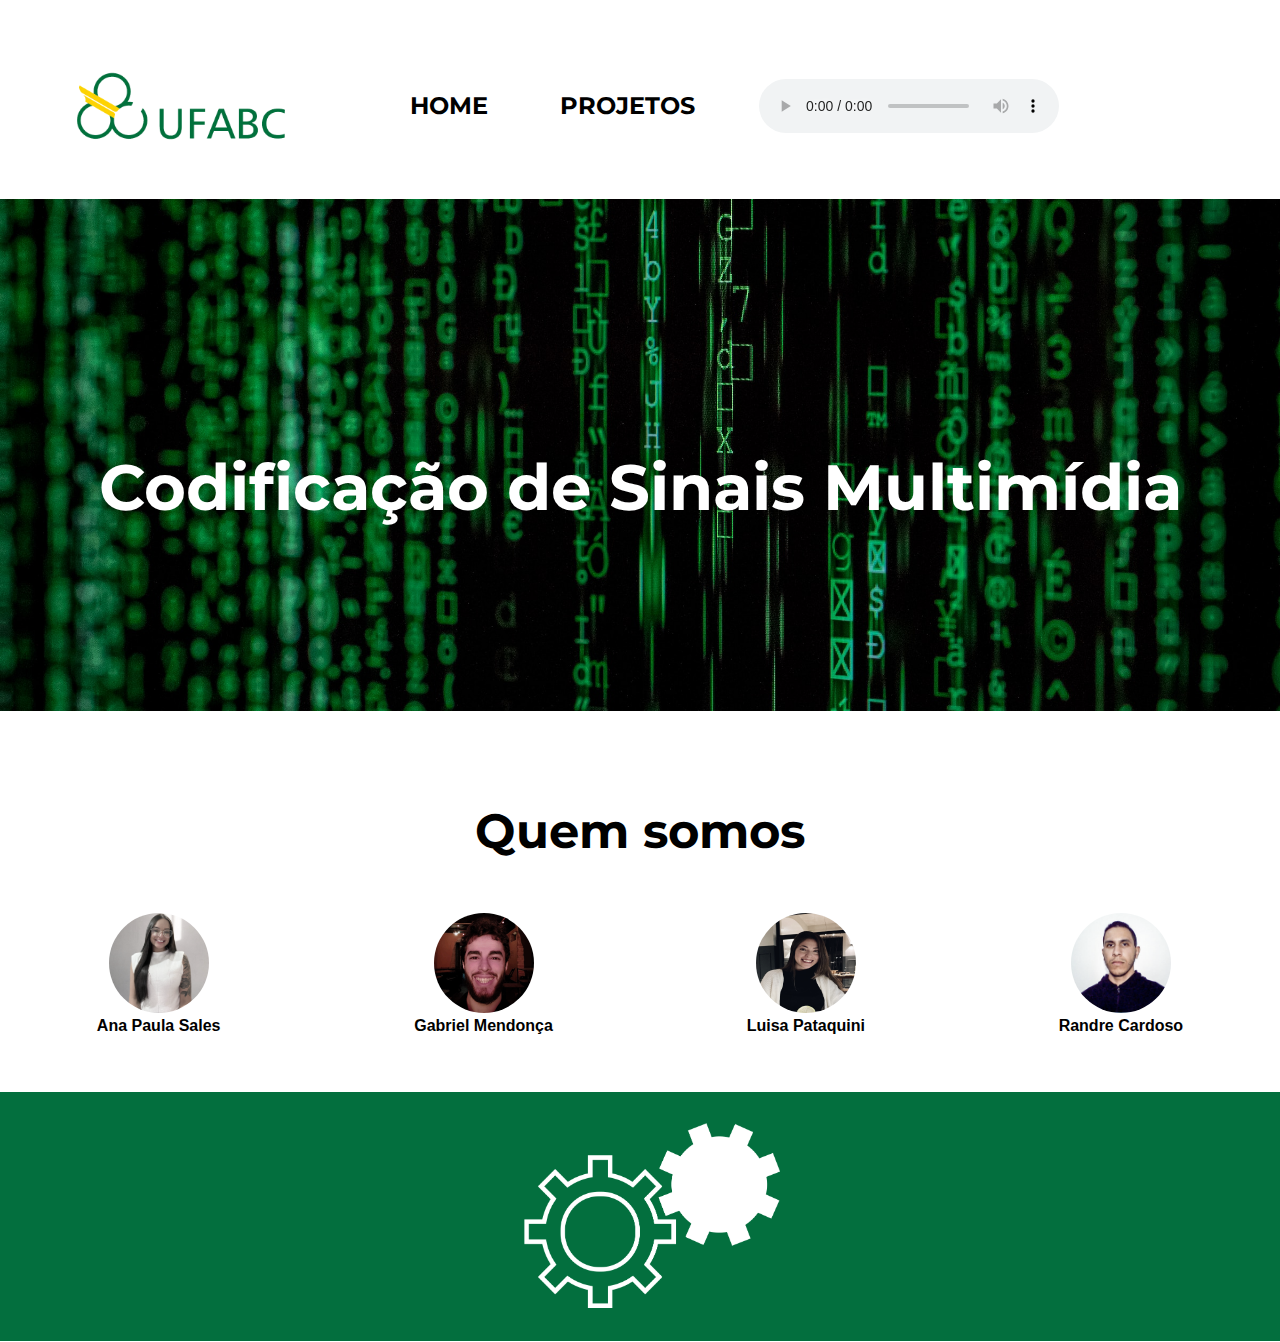
<file: index.html>
<!DOCTYPE html>
<html lang="en">
<head>
    <meta charset="UTF-8">
    <meta http-equiv="X-UA-Compatible" content="IE=edge">
    <meta name="viewport" content="width=device-width, initial-scale=1.0">
    <title> Página Codificação de Sinais Multimídia </title>
    <link rel="stylesheet" href="estilos/styles.css">
    <link rel="stylesheet" href="estilos/reset.css">
</head>
<header class="cabecalho">
    <div class="lista__paginas">
        <input type="checkbox" id="menu" class="lista__botao">
        <label for="menu">
            <span class="menu_hamburguer container__imagem"></span>
        </label>
            <ul id="lista__header" class="navegacao__lista">
                <li class="navegacao__abas abas__ajustadas"><a href="index.html">Home</a></li>
                <li class="navegacao__abas abas__ajustadas"><a href="projetos.html">projetos</a></li>
                <audio controls>
                  <source src="https://od.lk/s/M18yOTQ3NDY4MjVf/PagInicial.mp3" type="audio/mpeg">
                </audio>
            </ul>
            <img id="id__logo" class="logo" src="assets/ufabc.png" alt="Logo New Ways">
        </div>
</header>
<body>
    <section class="banner">
        <div class="titulo">
            <h1 class="titulo__texto">Codificação de Sinais Multimídia</h1>
        </div>  
       </section>
       <section class="sobre">
        <h2 class="subtitulo">Quem somos</h2>
        <div class="image-container">
            <a href="ana.html">
              <div class="circle">
                <img src="assets/Ana Paula.jpeg" alt="Image 1">
              </div>
              <span>Ana Paula Sales</span>
            </a>
            <a href="gabs.html">
                <div class="circle">
                  <img src="assets/Gabriel Mendonça.jpeg" alt="Image 1">
                </div>
                <span>Gabriel Mendonça</span>
              </a>
              <a href="luisa.html">
                <div class="circle">
                  <img src="assets/Luiza.jpeg" alt="Image 1">
                </div>
                <span>Luisa Pataquini</span>
              </a>
              <a href="randre.html">
                <div class="circle">
                  <img src="assets/estrada.jpg" alt="Image 1">
                </div>
                <span>Randre Cardoso</span>
              </a>
          </div>
            </section>

   <footer class="rodape">
    <a href="index.html"><img class="logo" src="assets/Logo Engenharia.png" alt="Logo New Ways negativo"></a>
</footer>
</body>
</html>
</file>
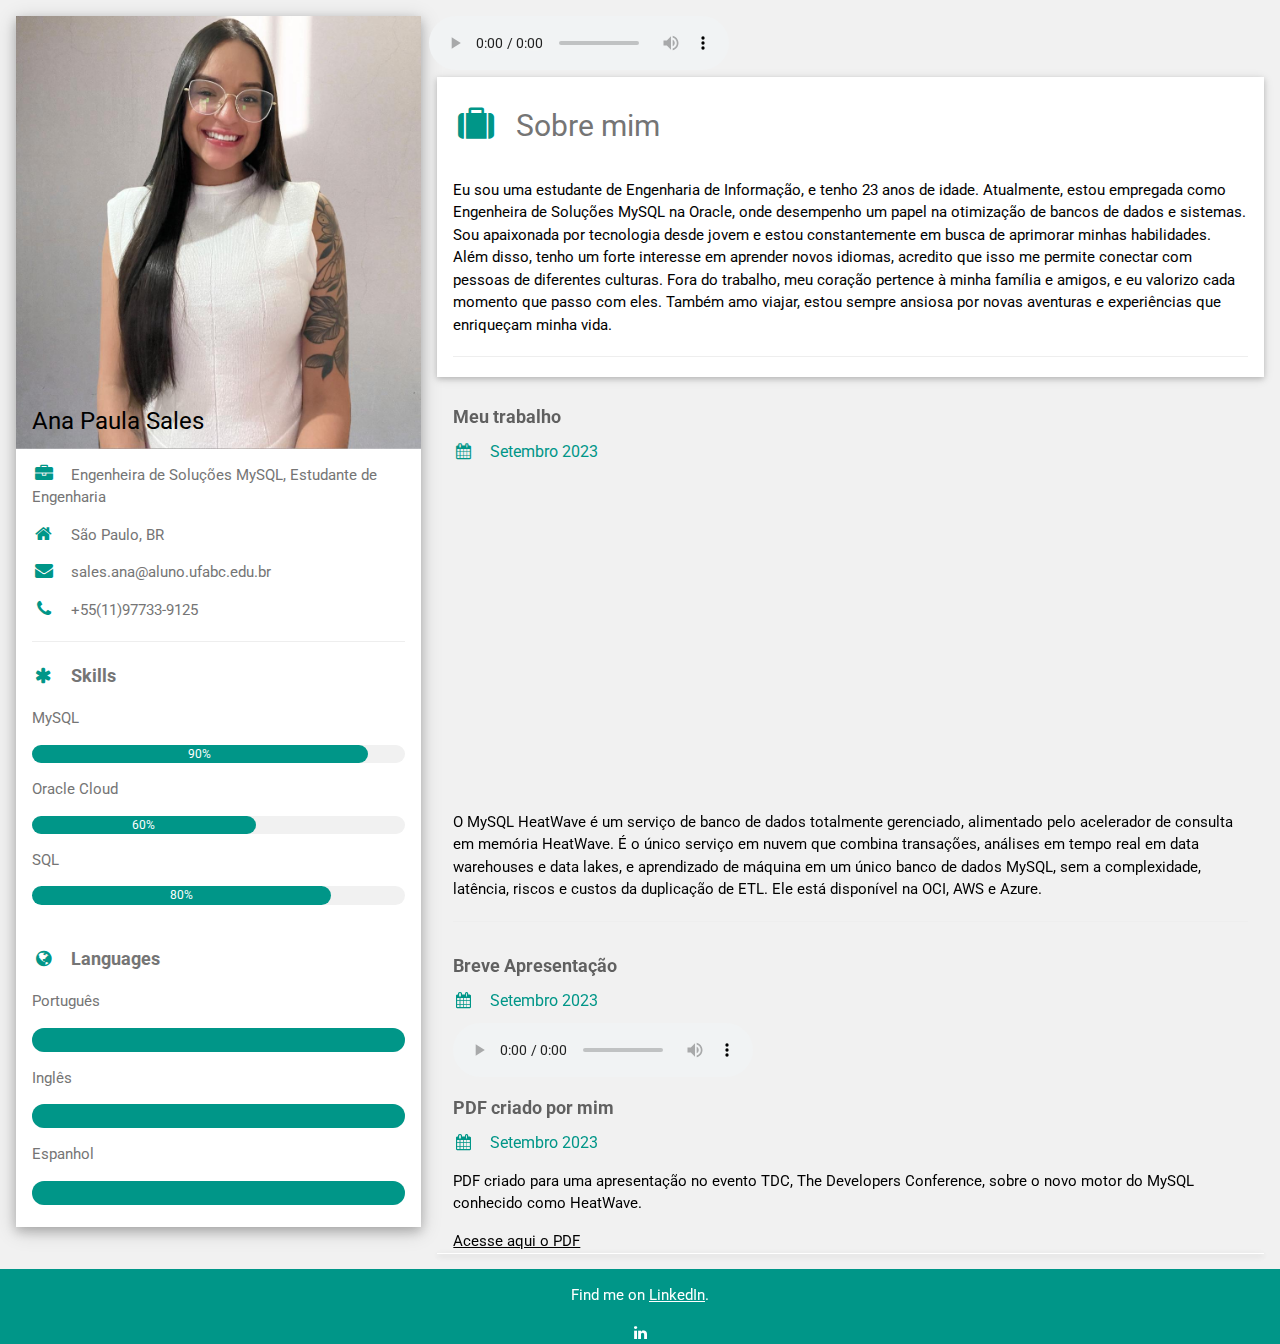
<file: ana.html>
<!DOCTYPE html>
<html>
<head>
<title>Ana Paula</title>
<meta charset="UTF-8">
<meta name="viewport" content="width=device-width, initial-scale=1">
<link rel="stylesheet" href="https://www.w3schools.com/w3css/4/w3.css">
<link rel='stylesheet' href='https://fonts.googleapis.com/css?family=Roboto'>
<link rel="stylesheet" href="https://cdnjs.cloudflare.com/ajax/libs/font-awesome/4.7.0/css/font-awesome.min.css">
<style>
html,body,h1,h2,h3,h4,h5,h6 {font-family: "Roboto", sans-serif}
</style>
</head>
<body class="w3-light-grey">

<!-- Page Container -->
<div class="w3-content w3-margin-top" style="max-width:1400px;">

  <!-- The Grid -->
  <div class="w3-row-padding">
  
    <!-- Left Column -->
    <div class="w3-third">
    
      <div class="w3-white w3-text-grey w3-card-4">
        <div class="w3-display-container">
          <img src="assets/Ana Paula.jpeg" style="width:100%" alt="Avatar">
          <div class="w3-display-bottomleft w3-container w3-text-black">
            <h3>Ana Paula Sales</h3>
          </div>
        </div>
        <div class="w3-container">
          <p><i class="fa fa-briefcase fa-fw w3-margin-right w3-large w3-text-teal"></i>Engenheira de Soluções MySQL, Estudante de Engenharia</p>
          <p><i class="fa fa-home fa-fw w3-margin-right w3-large w3-text-teal"></i>São Paulo, BR</p>
          <p><i class="fa fa-envelope fa-fw w3-margin-right w3-large w3-text-teal"></i>sales.ana@aluno.ufabc.edu.br</p>
          <p><i class="fa fa-phone fa-fw w3-margin-right w3-large w3-text-teal"></i>+55(11)97733-9125</p>
          <hr>

          <p class="w3-large"><b><i class="fa fa-asterisk fa-fw w3-margin-right w3-text-teal"></i>Skills</b></p>
          <p>MySQL</p>
          <div class="w3-light-grey w3-round-xlarge w3-small">
            <div class="w3-container w3-center w3-round-xlarge w3-teal" style="width:90%">90%</div>
          </div>
          <p>Oracle Cloud</p>
          <div class="w3-light-grey w3-round-xlarge w3-small">
            <div class="w3-container w3-center w3-round-xlarge w3-teal" style="width:60%">
              <div class="w3-center w3-text-white">60%</div>
            </div>
          </div>
          <p>SQL</p>
          <div class="w3-light-grey w3-round-xlarge w3-small">
            <div class="w3-container w3-center w3-round-xlarge w3-teal" style="width:80%">80%</div>
          </div>
          <br>

          <p class="w3-large w3-text-theme"><b><i class="fa fa-globe fa-fw w3-margin-right w3-text-teal"></i>Languages</b></p>
          <p>Português</p>
          <div class="w3-light-grey w3-round-xlarge">
            <div class="w3-round-xlarge w3-teal" style="height:24px;width:100%"></div>
          </div>
          <p>Inglês</p>
          <div class="w3-light-grey w3-round-xlarge">
            <div class="w3-round-xlarge w3-teal" style="height:24px;width:100%"></div>
          </div>
          <p>Espanhol</p>
          <div class="w3-light-grey w3-round-xlarge">
            <div class="w3-round-xlarge w3-teal" style="height:24px;width:100%"></div>
          </div>
          <br>
        </div>
      </div><br>

    <!-- End Left Column -->
    </div>
    <audio controls>
        <source src="https://od.lk/s/M18yOTQ3NDgwNTRf/ttsmaker-file-2023-10-1-20-24-47.mp3" type="audio/mpeg">
      </audio>
    <!-- Right Column -->
    <div class="w3-twothird">
    
      <div class="w3-container w3-card w3-white w3-margin-bottom">
        <h2 class="w3-text-grey w3-padding-16"><i class="fa fa-suitcase fa-fw w3-margin-right w3-xxlarge w3-text-teal"></i>Sobre mim</h2>
          <p>Eu sou uma estudante de Engenharia de Informação, e tenho 23 anos de idade. Atualmente, estou empregada como Engenheira de Soluções MySQL na Oracle, onde desempenho um papel na otimização de bancos de dados e sistemas. Sou apaixonada por tecnologia desde jovem e estou constantemente em busca de aprimorar minhas habilidades. Além disso, tenho um forte interesse em aprender novos idiomas, acredito que isso me permite conectar com pessoas de diferentes culturas. Fora do trabalho, meu coração pertence à minha família e amigos, e eu valorizo cada momento que passo com eles. Também amo viajar, estou sempre ansiosa por novas aventuras e experiências que enriqueçam minha vida.</p>
          <hr>
        </div>
        <div class="w3-container">
          <h5 class="w3-opacity"><b>Meu trabalho</b></h5>
          <h6 class="w3-text-teal"><i class="fa fa-calendar fa-fw w3-margin-right"></i>Setembro 2023</h6>
          <iframe width="600" height="315" src="https://www.youtube.com/embed/bjTG3TMKOOM" frameborder="0" allowfullscreen></iframe>

</iframe>
          <br>
          <p>O MySQL HeatWave é um serviço de banco de dados totalmente gerenciado, alimentado pelo acelerador de consulta em memória HeatWave. É o único serviço em nuvem que combina transações, análises em tempo real em data warehouses e data lakes, e aprendizado de máquina em um único banco de dados MySQL, sem a complexidade, latência, riscos e custos da duplicação de ETL. Ele está disponível na OCI, AWS e Azure.</p>
          <hr>
        </div>
        <div class="w3-container">  
          <h5 class="w3-opacity"><b>Breve Apresentação </b></h5>
          
          <h6 class="w3-text-teal"><i class="fa fa-calendar fa-fw w3-margin-right"></i>Setembro 2023</h6>
          <audio controls>
            <source src="https://od.lk/s/MzdfMjczMzQ5NDNf/audio.mp3" type="audio/mpeg">
          </audio>
          

        </div>
        <div class="w3-container">
          <h5 class="w3-opacity"><b>PDF criado por mim</b></h5>
          <h6 class="w3-text-teal"><i class="fa fa-calendar fa-fw w3-margin-right"></i>Setembro 2023</h6>
          <p>PDF criado para uma apresentação no evento TDC, The Developers Conference, sobre o novo motor do MySQL conhecido como HeatWave.</p>
          <a href="https://drive.google.com/file/d/1HN3njHbcGTaFlh4Wv9ZPNqYnI6pxWTU9/view?usp=drive_link" download>Acesse aqui o PDF</a>
        </div>
        

      <div class="w3-container w3-card w3-white">
       

    <!-- End Right Column -->
    </div>
    
  <!-- End Grid -->
  </div>
  
  <!-- End Page Container -->
</div>

<footer class="w3-container w3-teal w3-center w3-margin-top">
  <p>Find me on <a href="https://www.linkedin.com/in/ana-paula-sales-58b65a174" target="_blank">LinkedIn</a>.</p>
  <a href="https://www.linkedin.com/in/ana-paula-sales-58b65a174" target="_blank"><i class="fa fa-linkedin w3-hover-opacity"></i></a>
</footer>


</body>
</html>
</file>
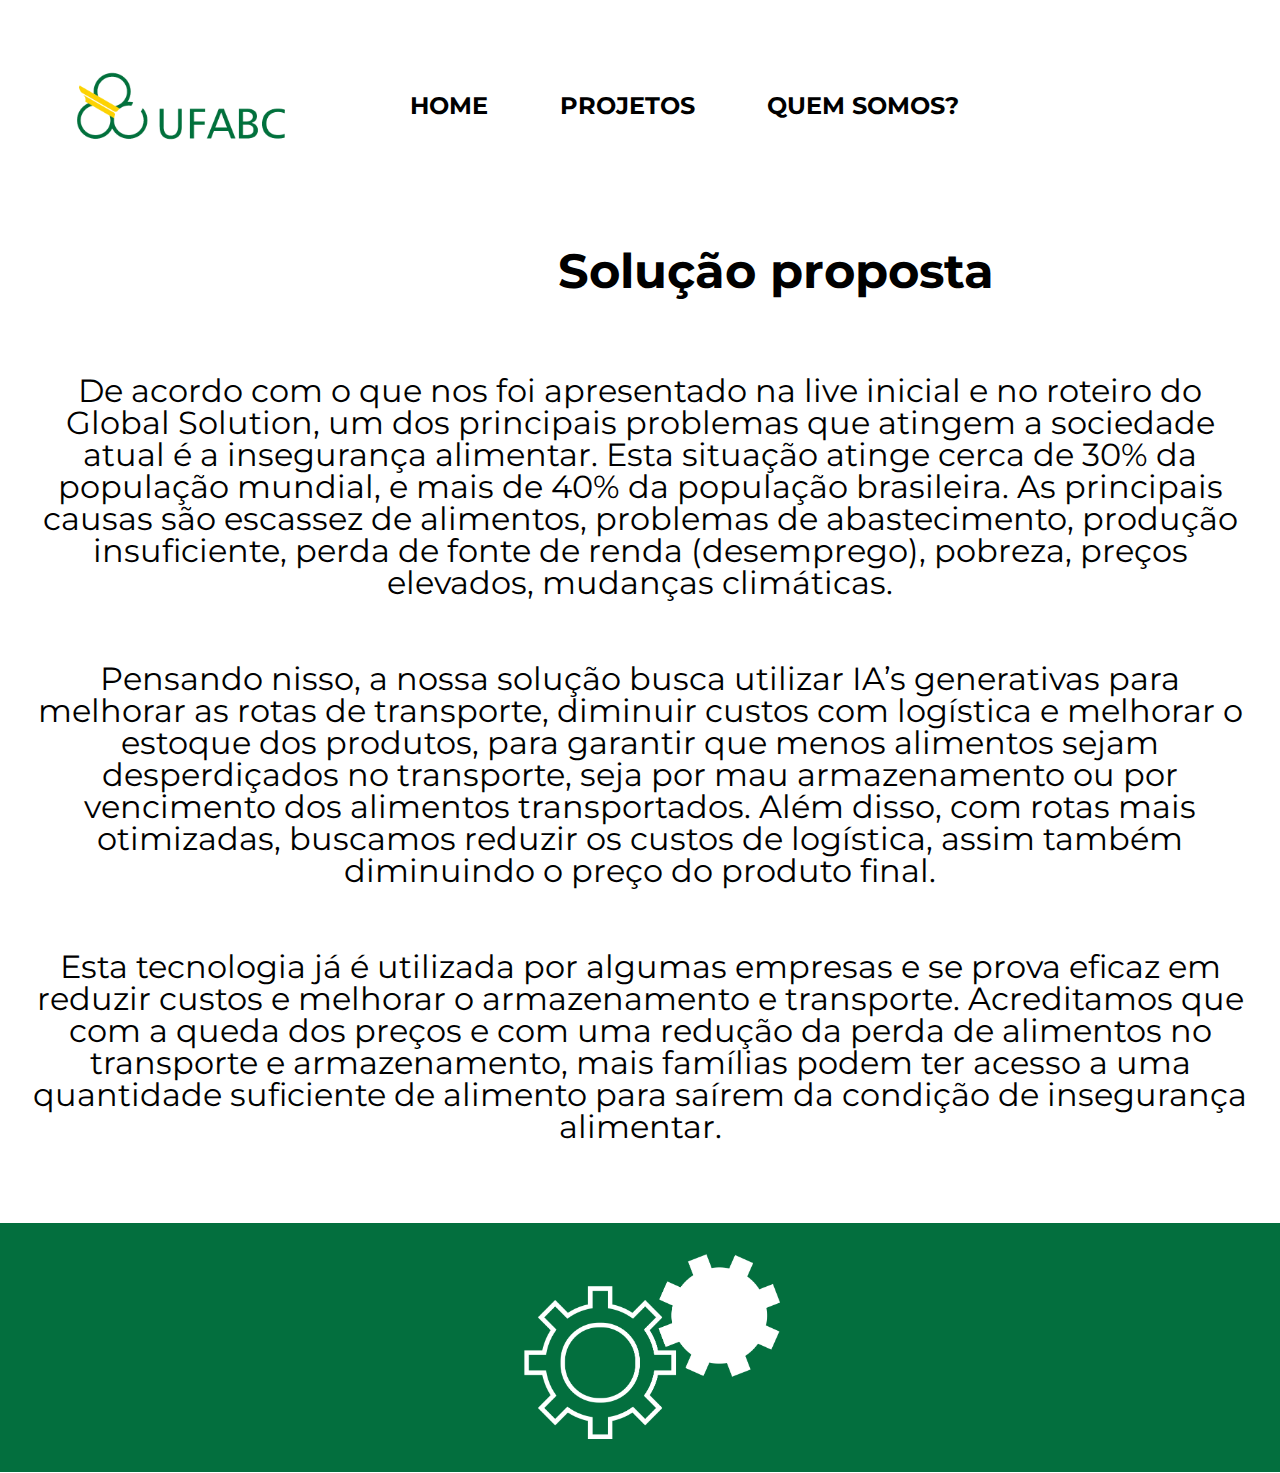
<file: grupos.html>
<!DOCTYPE html>
<html lang="en">
<head>
    <meta charset="UTF-8">
    <meta http-equiv="X-UA-Compatible" content="IE=edge">
    <meta name="viewport" content="width=device-width, initial-scale=1.0">
    <title>Inteligências Artificiais generativas</title>
    <link rel="stylesheet" href="estilos/styles.css">
    <link rel="stylesheet" href="estilos/reset.css">
</head>
<header class="cabecalho">
    <div class="lista__paginas">
        <input type="checkbox" id="menu" class="lista__botao">
        <label for="menu">
            <span class="menu_hamburguer container__imagem"></span>
        </label>
            <ul id="lista__header" class="navegacao__lista">
                <li class="navegacao__abas abas__ajustadas"><a href="index.html">Home</a></li>
                <li class="navegacao__abas abas__ajustadas"><a href="projetos.html">projetos</a></li>
                <li class="navegacao__abas"><a href="grupos.html">quem somos?</a></li>

            </ul>
            <img id="id__logo" class="logo" src="assets/ufabc.png" alt="Logo New Ways">
        </div>
</header>
<body>
    <section class="conteudo">
        <h2 class="subtitulo__conteudo">Solução proposta</h2>
        <p class="paragrafo">De acordo com o que nos foi apresentado na live inicial e no roteiro do Global Solution, um dos principais problemas que atingem a sociedade atual é a insegurança alimentar. Esta situação atinge cerca de 30% da população mundial, e mais de 40% da população brasileira. As principais causas são escassez de alimentos, problemas de abastecimento, produção insuficiente, perda de fonte de renda (desemprego), pobreza, preços elevados, mudanças climáticas.</p>
        <p class="paragrafo">Pensando nisso, a nossa solução busca utilizar IA’s generativas para melhorar as rotas de transporte, diminuir custos com logística e melhorar o estoque dos produtos, para garantir que menos alimentos sejam desperdiçados no transporte, seja por mau armazenamento ou por vencimento dos alimentos transportados. Além disso, com rotas mais otimizadas, buscamos reduzir os custos de logística, assim também diminuindo o preço do produto final.</p>
        <p class="paragrafo">Esta tecnologia já é utilizada por algumas empresas e se prova eficaz em reduzir custos e melhorar o armazenamento e transporte. Acreditamos que com a queda dos preços e com uma redução da perda de alimentos no transporte e armazenamento, mais famílias podem ter acesso a uma quantidade suficiente de alimento para saírem da condição de insegurança alimentar.</p>
    </section>
    <footer class="rodape">
        <a href="index.html"><img class="logo" src="assets/Logo Engenharia.png" alt="Logo New Ways negativo"></a>
    </footer>
</body>
</html>
</file>
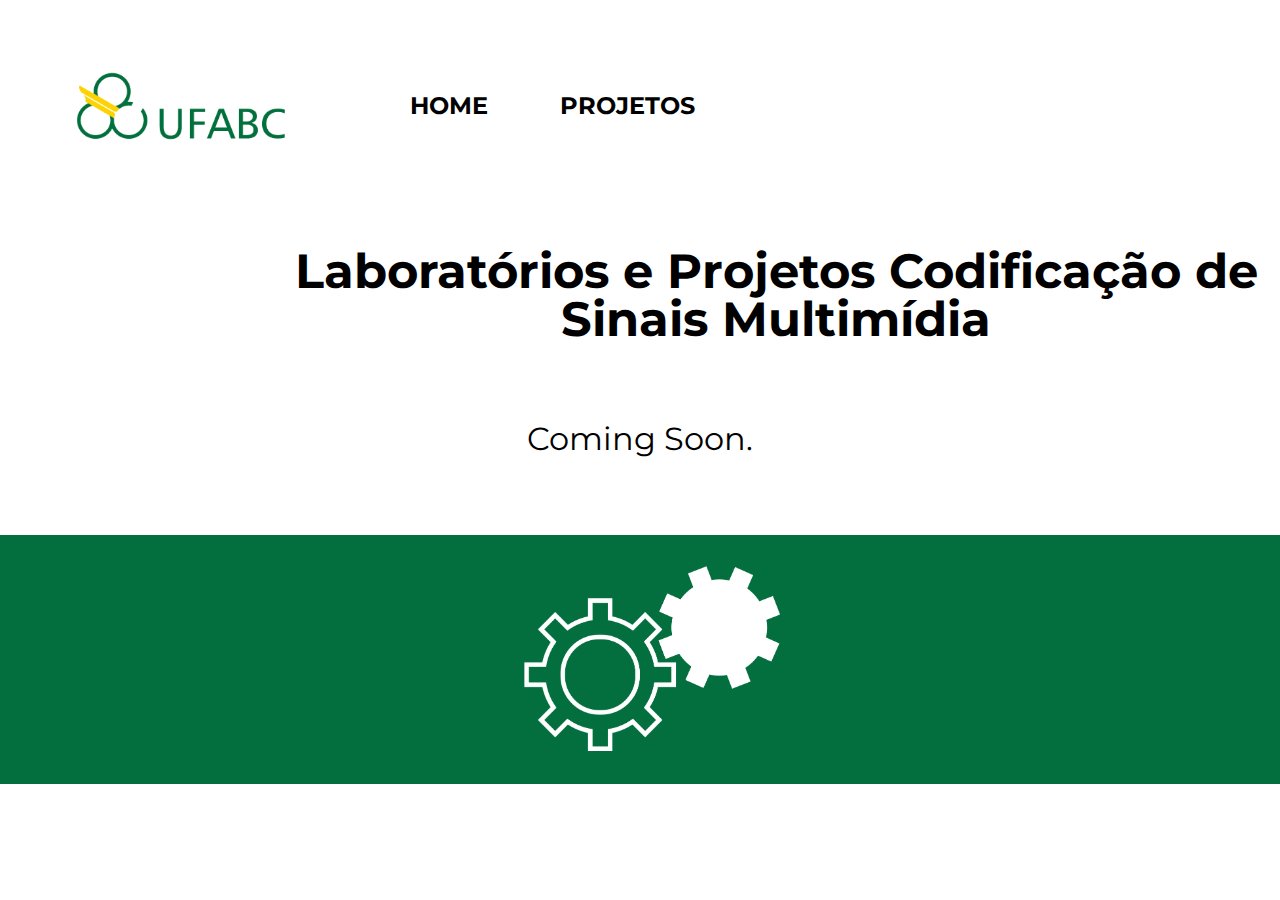
<file: projetos.html>
<!DOCTYPE html>
<html lang="en">
<head>
    <meta charset="UTF-8">
    <meta http-equiv="X-UA-Compatible" content="IE=edge">
    <meta name="viewport" content="width=device-width, initial-scale=1.0">
    <title>Inteligências Artificiais generativas</title>
    <link rel="stylesheet" href="estilos/styles.css">
    <link rel="stylesheet" href="estilos/reset.css">
</head>
<header class="cabecalho">
    <div class="lista__paginas">
        <input type="checkbox" id="menu" class="lista__botao">
        <label for="menu">
            <span class="menu_hamburguer container__imagem"></span>
        </label>
            <ul id="lista__header" class="navegacao__lista">
                <li class="navegacao__abas abas__ajustadas"><a href="index.html">Home</a></li>
                <li class="navegacao__abas abas__ajustadas"><a href="projetos.html">projetos</a></li>
            

            </ul>
            <img id="id__logo" class="logo" src="assets/ufabc.png" alt="Logo New Ways">
        </div>
</header>
<body>
    <section class="conteudo">
        <h2 class="subtitulo__conteudo">Laboratórios e Projetos Codificação de Sinais Multimídia</h2>
        <p class="paragrafo">Coming Soon.</p>
 
    </section>
    <footer class="rodape">
        <a href="index.html"><img class="logo" src="assets/Logo Engenharia.png" alt="Logo New Ways negativo"></a>
            <div>
               
            
            </div>
    </footer>
</body>
</html>
</file>
<file: estilos/styles.css>
@import url('https://fonts.googleapis.com/css2?family=Montserrat:wght@100;200;300;400;500;600&display=swap');



.menu_hamburguer {
    width: 10em;
    height: 3em;
    background-image: url(../assets/Menu.svg);
    background-repeat: no-repeat;
    background-position: center;
    display: inline-block;
    margin-top: 2.5em;
    margin-left: 50%;
}

.navegacao__lista {
    display: none;
    position: absolute;
    top: 100%;
    width: 60vw;
}

.lista__botao {
    display: none;
}

.lista__botao:checked~ .navegacao__lista {
    display: block;
}

.cabecalho {
    position: relative;
    justify-content: center;
}


.logo {
    max-width: 50%;
    height: 50%;
    padding: 1.9em 0.5em 0em 1.5em;
}

.lista__paginas {
    font-family: 'Montserrat', sans-serif;
    display: flex;
    margin: 1% 0% 0% 2.5%;
}

.navegacao__abas {
list-style-type: none;
text-decoration: none;
color: rgb(190, 148, 148);
padding: 3em;
background-color: white;
}

.navegacao__abas a{
    text-decoration: none;
    color: black;
    font-weight: bold;
    font-size: 0,81em;
    text-transform: uppercase;
}

.image-container .circle {
    width: 100px;
    height: 100px;
    border-radius: 50%;
    transition: all 0.2s ease-in-out;
  }
  
  .image-container 
  
  .circle:hover {
    width: 150px;
    height: 150px;
  }

  
  .image-container .circle:hover {
    width: 150px;
    height: 150px;
  
    /* Add a green circle around the circle */
    position: relative;
    overflow: hidden;
    border: 10px solid #089b28;
  }
  
.banner {
    width: 100%;
    height: 20em;
    background-image: url(../assets/fundo1.jpg);
    background-position: center;
    background-size: 100%;
    background-repeat: repeat;
    text-align: center;
}

.banner__agricultura {
    background-image: url(../assets/plantacao.jpg);
}

.banner__ia-generativa {
    background-image: url(../assets/ia.png);
}

.banner__cultivo {
    background-image: url(../assets/fazendas\ verticais.jpg);
}

.titulo {
    margin-left: auto;
    margin-right: auto; 
    padding-top: 4em;
    font-family: 'Montserrat', sans-serif;
    color: white;
    font-weight: bold;
    font-size: 2em;
}


.sobre {
    display: flex;
    flex-direction: column;
    text-align: center;
    
}

.subtitulo {
    padding-top: 1 em;
    font-family: 'Montserrat', sans-serif;
    font-weight: bold;
    font-size: 1.87em;
}

.paragrafo {
    padding: 1em;
    font-family: 'Montserrat', sans-serif;
    font-size: 1em;
}



    .circle img {
        filter: grayscale(50%);
      }
      
     .circle img:hover {
        filter: none;
      }


.botao__home {
    background-color: #089b28;
    border-radius: 5px;
    width: 50%;
    padding: 1em;
    text-decoration: none;
    color: rgb(40, 163, 15);
    display: block;
    font-family: 'Montserrat', sans-serif;
    font-size: 16px;
    font-weight: bold;
    margin-bottom:  1em;
    margin-left: 5em;
}

.conteudo {
    display: flex;
    flex-direction: column;
    text-align: center;
}

.subtitulo__conteudo {
    padding-top: 1 em;
    font-family: 'Montserrat', sans-serif;
    font-weight: bold;
    font-size: 1.87em;
    width: 80%;
    padding-left: 1.2em;

}

.imagem  {
    width: 100%;
    padding: 1em 0 2em 0;
}

.imagem__solucao {
    width: 60%;
    padding: 2em 0 2em 5em;
}

.negrito {
    font-weight: bold;
}
.rodape {
    background-color: #036F3E;
    text-align: center;
    font-family: 'Montserrat', sans-serif;
    color: white;
}


.image-container {
    display: flex;
    justify-content: space-around;
  }
  
  .image-container a {
    display: flex;
    flex-direction: column; /* Stack the image and name vertically */
    align-items: center; /* Center align items horizontally */
    text-align: center; /* Center align the text within the container */
    margin: 10px; /* Adjust the margin for spacing */
    text-decoration: none; /* Remove underlines from the links */
  }
  
  .image-container .circle {
    width: 100px; /* Adjust the width as needed */
    height: 100px; /* Adjust the height as needed */
    border-radius: 50%;
    overflow: hidden;
  }
  
  .image-container img {
    width: 100%;
    height: 100%;
  }
  
  .image-container span {
    margin-top: 5px; /* Adjust the spacing between the image and name */
    font-weight: bold; /* Apply bold styling to the names */
    color: black; /* Set the text color to black */
    font-family: "Arial", sans-serif; /* Change the font family here */
  }
  
  
.titulo__rodape {
    font-weight: bold;
    padding: 0.5em;
}


@media screen and (min-width: 768px) {
    .menu_hamburguer {
    margin-top: 3.2em;
    background-size: 6em;
    }

    .navegacao__abas a{
        font-size: 1.5em;
    }

    .logo {
        padding: 2.5em 0.5em 2em 2em;
    }

    .titulo {
        padding-top: 3em;
        font-size: 3em;
    }

    .subtitulo {
        padding-top: 1em;
        font-family: 'Montserrat', sans-serif;
        font-weight: bold;
        font-size: 3em;
    }

    .paragrafo {
        font-size: 2em;
    }

    .botao__home {
        border-radius: 10px;
        width: 50%;
        padding: 1em;
        font-size: 1.5em;
        font-weight: bold;
        margin-bottom:  1em;
        margin-left: 7.4em;
    }

    .subtitulo__conteudo {
        padding-left: 1.8em;
    }

    .titulo__rodape {
        font-size: 2em;
    }

    .integrantes {
        font-size: 2em;
    }

    .imagem__solucao {
        width: 60%;
        padding: 2em 0 2em 10.5em;
    }

    .subtitulo__conteudo {
        font-size: 3em;
    }

    .exemplos {
        font-size: 2em;
    }

    .subtitulo__contato {
        padding: 2em 0 1em 4em;
    }

    .formulario {
        display: flex;
        flex-direction: column;
        justify-content: center;
        padding: 1em 1em;
        font-size: 1.5em;
    }

    .botao__formulario {
        padding: 1em 0em;
        font-size: 1em;
    }

    .campo__formulario {
        height: 2em;
        width: 50em;
        padding-left: 3em;
    }

    .texto__agradecimento {
        padding-top: 14em;
        padding-bottom: 8em;
    }

    .botao__agradecimento {
        margin-bottom: 14em;
    }

}

@media screen and (min-width: 1280px) {
    .menu_hamburguer {
       display: none;
    }

    .cabecalho {
        display: flex;
        flex-flow: column;
    }

    #id__logo{order:1;}

    #lista__header{order:2;}

    .navegacao__lista {
        display: flex;
        position: relative;
        padding: 3em 0em 3em 6em;
        align-items: center;
    }

    .navegacao__abas {
        padding: 0.5em;
    }

    .abas__ajustadas {
        margin-right: 3.5em;
    }

    .navegacao__abas a{
        font-size: 1.5em;
    }

    .navegacao__abas a:hover{
        color: #19bd22;
        font-size: 1.6em;
    }

    .logo {
        max-width: 20%;
        height: 50%;
        padding: 1.9em 0em 1.9em 1.5em;
    }

    .banner {
        width: 100%;
        height: 40vw;
    }

    .titulo {
        padding-top: 4em;
        font-size: 4em;
    }

    .subtitulo {
        padding-top: 2em;
        padding-bottom: 1em;
    }

    .botao__home {
        width: 25%;
        margin-left: 38em;
    }

    .imagem {
        width: auto;
        height: 40vw;
    }

    .subtitulo__conteudo {
        margin-top: 1em;
        padding-left: 5.5em;
        padding-bottom: 1em;
    }

    .rodape {
        margin-top: 3em;
    }

    .imagem__solucao {
        width: 30%;
        padding: 2em 0 2em 55em;
    }

    .subtitulo__contato {
        padding: 2em 0 1em 21.9em;
    }

    .formulario {
        display: flex;
        flex-direction: column;
        justify-content: center;
        padding: 1em 1em;
        font-size: 1.5em;
        align-items: center;
    }

    .botao__formulario {
        padding: 1em;
        width: 25%;
        font-size: 1em;
        
    }

    .campo__formulario {
        height: 2em;
    }

}
</file>
